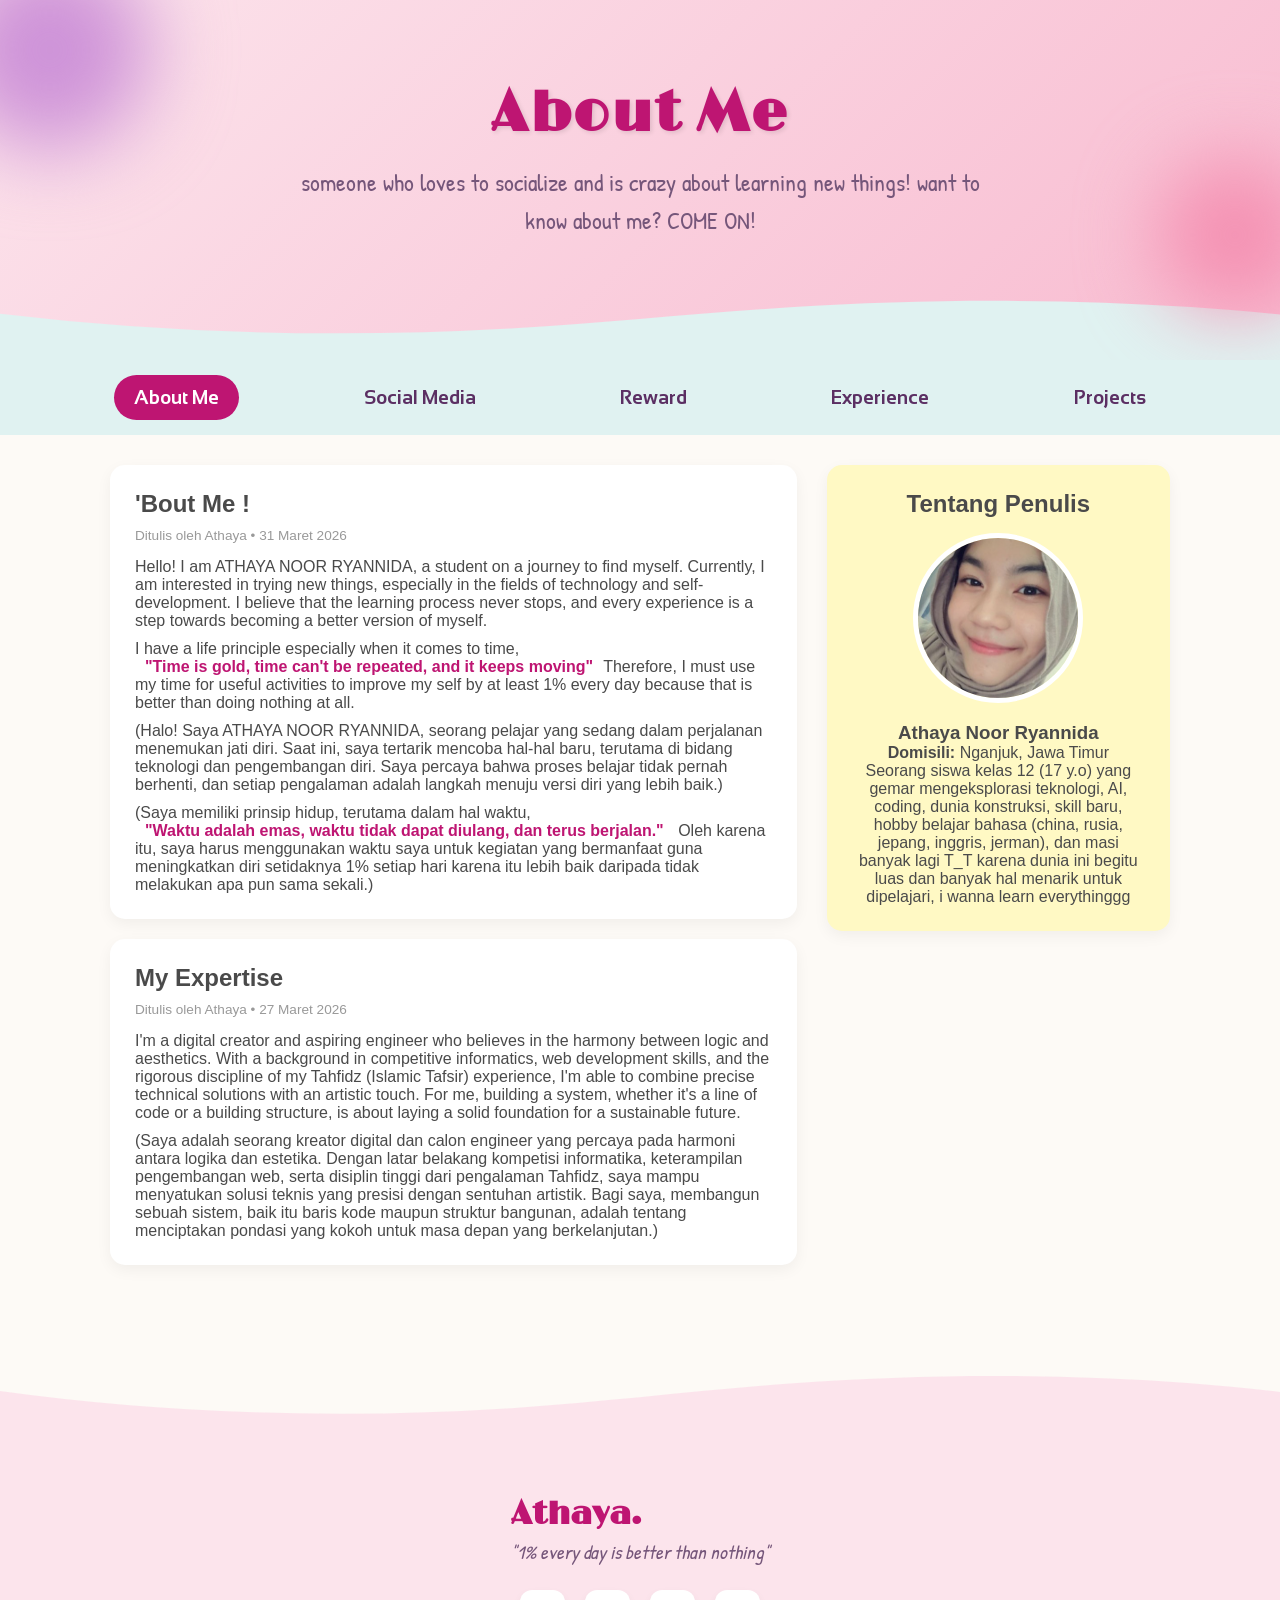
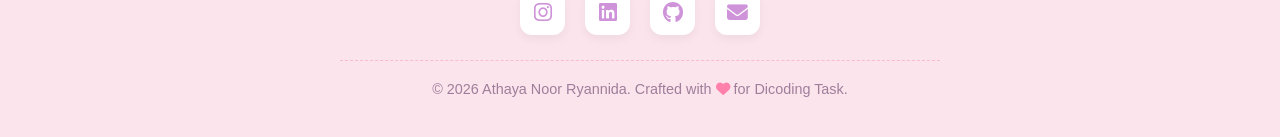
<file: index.html>
<!DOCTYPE html>
<html lang="id">
<head>
    <meta charset="UTF-8">
    <meta name="viewport" content="width=device-width, initial-scale=1.0">
    <title>About Me - Athaya Noor Ryannida</title>
    <link rel="stylesheet" href="../css/style.css">
    <link rel="preconnect" href="https://fonts.googleapis.com">
    <link rel="preconnect" href="https://fonts.gstatic.com" crossorigin>
    <link href="https://fonts.googleapis.com/css2?family=Limelight&family=Patrick+Hand&display=swap" rel="stylesheet">
    <link href="https://fonts.googleapis.com/css2?family=Gravitas+One&family=Sansation&display=swap" rel="stylesheet">
    <link rel="stylesheet" href="https://cdnjs.cloudflare.com/ajax/libs/font-awesome/6.5.1/css/all.min.css">
</head>


<body>

                                                    <!-- BAGIAN LOADING -->
    <div id="loader-wrapper">
        <div class="loader"></div>
            <p>Loading...</p>
    </div>


                                                    <!-- BAGIAN HEADERNYA -->
    <header class="creative-header">
        <div class="header-shape shape-1"></div>
        <div class="header-shape shape-2"></div>
        
        <div class="header-content">
            <h1>About Me</h1>
            <p class="header-desc">
                someone who loves to socialize and is crazy about learning new things! want to know about me? COME ON! 
            </p>
        </div>

        <div class="header-wave-bottom">
            <svg data-name="Layer 1" xmlns="http://www.w3.org/2000/svg" viewBox="0 0 1200 120" preserveAspectRatio="none">
                <path d="M985.66,92.83C906.67,72,823.78,31,743.84,14.19c-82.26-17.34-168.06-16.33-250.45.39-57.84,11.73-114,31.07-172,41.86A600.21,600.21,0,0,1,0,27.35V120H1200V95.8C1132.19,118.92,1055.71,111.31,985.66,92.83Z" class="shape-fill"></path>
            </svg>
        </div>
    </header>

                                    <!-- BAGIAN NAVIGASI BAR YANG ADA DI BAWAH HEADER -->
    <nav>
        <ul>
            <li><a href="index.html" class="active">About Me</a></li>
            <li><a href="sosmed.html">Social Media</a></li>
            <li><a href="myreward.html">Reward</a></li>
            <li><a href="myexperience.html">Experience</a></li>
            <li><a href="myprojects.html">Projects</a></li>
        </ul>
    </nav>


    <main>
        <div class="content-wrapper" id="cerita">
            <article class="card">
                <h2>'Bout Me !</h2>
                    <p class="meta-data">Ditulis oleh Athaya • 31 Maret 2026</p>
                    <p>
                        Hello! I am ATHAYA NOOR RYANNIDA, a student on a journey to find myself. Currently, I am interested in trying new things, especially in the fields of technology and self-development. I believe that the learning process never stops, and every experience is a step towards becoming a better version of myself.
                    </p>
                    <p>
                        I have a life principle especially when it comes to time, <span class="highlight">"Time is gold, time can't be repeated, and it keeps moving"</span>Therefore, I must use my time for useful activities to improve my self by at least 1% every day because that is better than doing nothing at all.
                    </p>

                    <p>
                        (Halo! Saya ATHAYA NOOR RYANNIDA, seorang pelajar yang sedang dalam perjalanan menemukan jati diri. Saat ini, saya tertarik mencoba hal-hal baru, terutama di bidang teknologi dan pengembangan diri. Saya percaya bahwa proses belajar tidak pernah berhenti, dan setiap pengalaman adalah langkah menuju versi diri yang lebih baik.)
                    </p>
                    <p>
                        (Saya memiliki prinsip hidup, terutama dalam hal waktu, <span class="highlight">"Waktu adalah emas, waktu tidak dapat diulang, dan terus berjalan."</span> Oleh karena itu, saya harus menggunakan waktu saya untuk kegiatan yang bermanfaat guna meningkatkan diri setidaknya 1% setiap hari karena itu lebih baik daripada tidak melakukan apa pun sama sekali.)
            </article>

            <article class="card">
                <h2>My Expertise</h2>
                <p class="meta-data">Ditulis oleh Athaya • 27 Maret 2026</p>
                <p>
                    I'm a digital creator and aspiring engineer who believes in the harmony between logic and aesthetics. With a background in competitive informatics, web development skills, and the rigorous discipline of my Tahfidz (Islamic Tafsir) experience, I'm able to combine precise technical solutions with an artistic touch. For me, building a system, whether it's a line of code or a building structure, is about laying a solid foundation for a sustainable future.
                </p>
                <p>
                    (Saya adalah seorang kreator digital dan calon engineer yang percaya pada harmoni antara logika dan estetika. Dengan latar belakang kompetisi informatika, keterampilan pengembangan web, serta disiplin tinggi dari pengalaman Tahfidz, saya mampu menyatukan solusi teknis yang presisi dengan sentuhan artistik. Bagi saya, membangun sebuah sistem, baik itu baris kode maupun struktur bangunan, adalah tentang menciptakan pondasi yang kokoh untuk masa depan yang berkelanjutan.)
                </p>
            </article>
        </div>

    


        <aside id="profil">
            <div class="card profile-section">
                <h2>Tentang Penulis</h2>
                <img src="../img/personal photo.png" alt="Foto profil Athaya sebagai penulis blog" class="profile-img">
                
                <h3>Athaya Noor Ryannida</h3>
                <p><strong>Domisili:</strong> Nganjuk, Jawa Timur</p>
                <p>Seorang siswa kelas 12 (17 y.o) yang gemar mengeksplorasi teknologi, AI, coding, dunia konstruksi, skill baru, hobby belajar bahasa (china, rusia, jepang, inggris, jerman), dan masi banyak lagi T_T karena dunia ini begitu luas dan banyak hal menarik untuk dipelajari, i wanna learn everythinggg
                </p>
            </div>
        </aside>
    </main>



                                                    <!-- BAGIAN FOOTER -->
    <footer class="creative-footer">
        <div class="footer-wave">
            <svg data-name="Layer 1" xmlns="http://www.w3.org/2000/svg" viewBox="0 0 1200 120" preserveAspectRatio="none">
                <path d="M321.39,56.44c58-10.79,114.16-30.13,172-41.86,82.39-16.72,168.19-17.73,250.45-.39C823.78,31,906.67,72,985.66,92.83c70.05,18.48,146.53,26.09,214.34,3V0H0V27.35A600.21,600.21,0,0,0,321.39,56.44Z" class="shape-fill"></path>
            </svg>
        </div>
    
        <div class="footer-content">
            <div class="footer-brand">
                <h2 class="footer-logo">Athaya.</h2>
                <p class="footer-quote">"1% every day is better than nothing"</p>
            </div>

            <div class="footer-social">
                <a href="#" class="social-icon"><i class="fa-brands fa-instagram"></i></a>
                <a href="#" class="social-icon"><i class="fa-brands fa-linkedin"></i></a>
                <a href="#" class="social-icon"><i class="fa-brands fa-github"></i></a>
                <a href="#" class="social-icon"><i class="fa-solid fa-envelope"></i></a>
            </div>

            <div class="footer-bottom">
                <p>&copy; 2026 Athaya Noor Ryannida. Crafted with <i class="fa-solid fa-heart" style="color: #ff80ab;"></i> for Dicoding Task.</p>
            </div>
        </div>
    </footer>

    <script src="../javascript/boutme.js"></script>

</body>
</html>
</file>
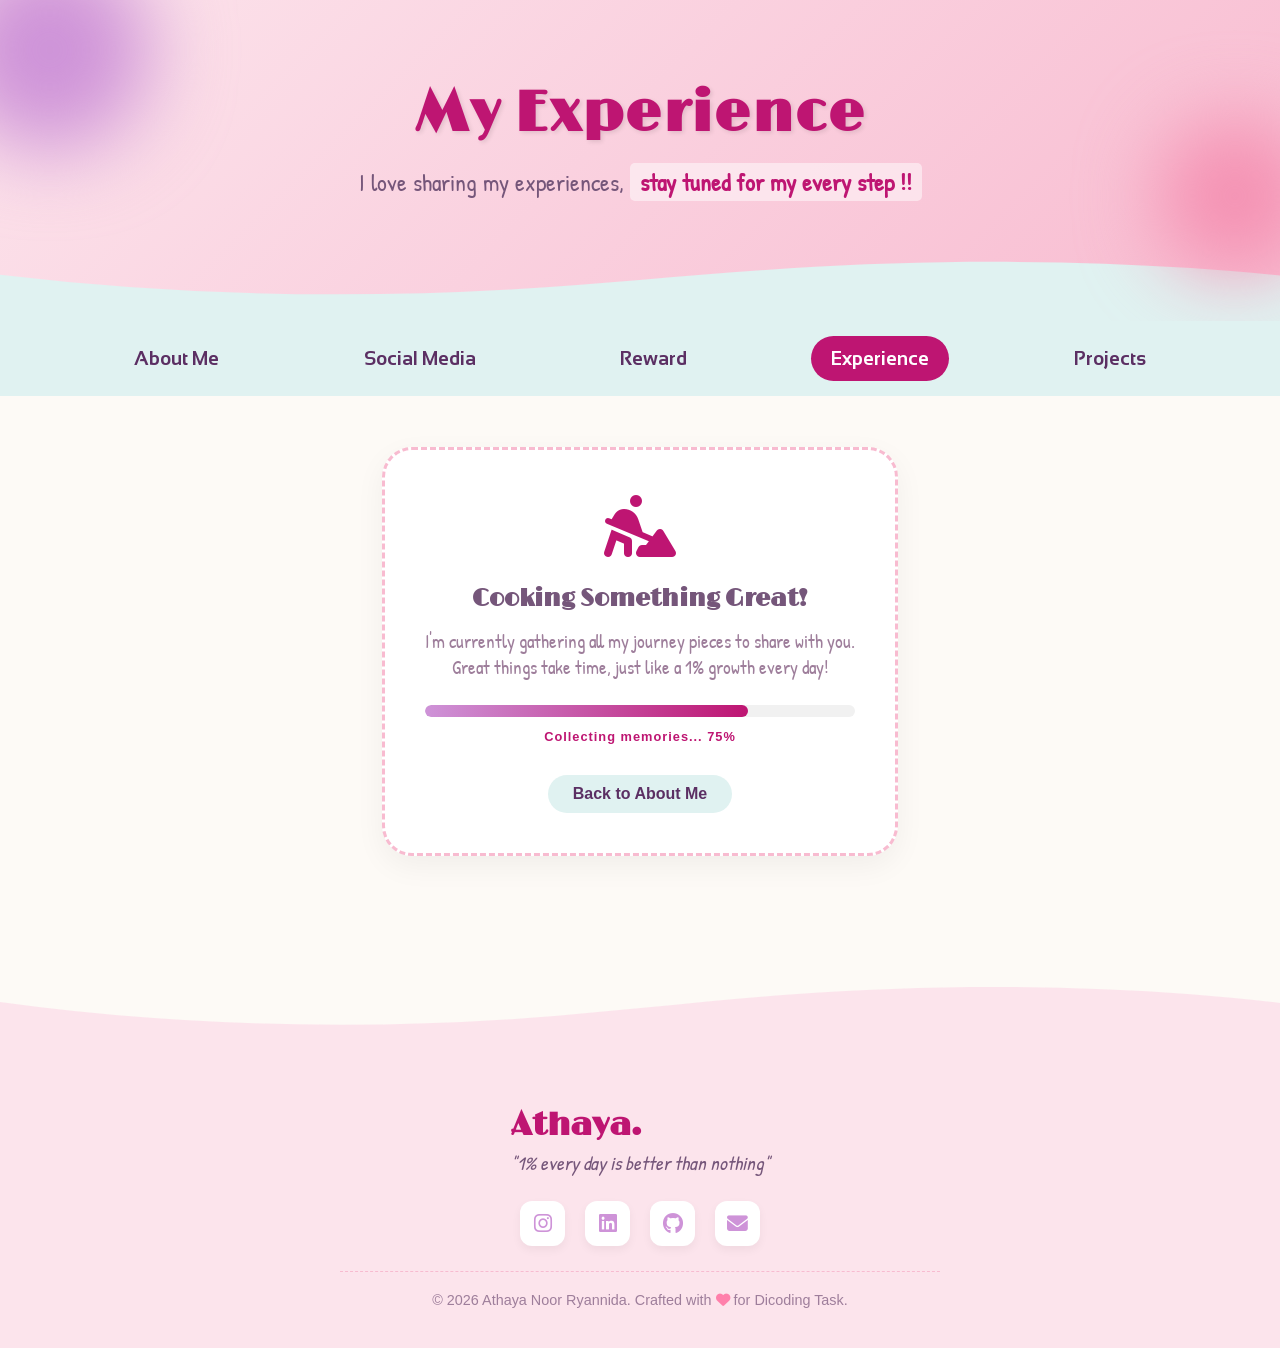
<file: myexperience.html>
<!DOCTYPE html>
<html lang="en">
<head>
    <meta charset="UTF-8">
    <meta name="viewport" content="width=device-width, initial-scale=1.0">
    <title>Experience - Athaya Noor Ryannida</title>
    <link rel="stylesheet" href="../css/myexperience.css">
    <link rel="preconnect" href="https://fonts.googleapis.com">
    <link rel="preconnect" href="https://fonts.gstatic.com" crossorigin>
    <link href="https://fonts.googleapis.com/css2?family=Limelight&family=Patrick+Hand&display=swap" rel="stylesheet">
    <link href="https://fonts.googleapis.com/css2?family=Gravitas+One&family=Sansation&display=swap" rel="stylesheet">
    <link rel="stylesheet" href="https://cdnjs.cloudflare.com/ajax/libs/font-awesome/6.5.1/css/all.min.css">
</head>

<body>

                                                    <!-- BAGIAN LOADING -->
    <div id="loader-wrapper">
        <div class="loader"></div>
            <p>Loading...</p>
    </div>


                                                    <!-- BAGIAN HEADERNYA -->
    <header class="creative-header">
        <div class="header-shape shape-1"></div>
        <div class="header-shape shape-2"></div>
        
        <div class="header-content">
            <h1>My Experience</h1>
            <p class="header-desc">
                I love sharing my experiences, 
                <span class="highlight">stay tuned for my every step !!</span>
            </p>
        </div>

        <div class="header-wave-bottom">
            <svg data-name="Layer 1" xmlns="http://www.w3.org/2000/svg" viewBox="0 0 1200 120" preserveAspectRatio="none">
                <path d="M985.66,92.83C906.67,72,823.78,31,743.84,14.19c-82.26-17.34-168.06-16.33-250.45.39-57.84,11.73-114,31.07-172,41.86A600.21,600.21,0,0,1,0,27.35V120H1200V95.8C1132.19,118.92,1055.71,111.31,985.66,92.83Z" class="shape-fill"></path>
            </svg>
        </div>
    </header>




                                    <!-- BAGIAN NAVIGASI BAR YANG ADA DI BAWAH HEADER -->
    <nav>
        <ul>
            <li><a href="index.html">About Me</a></li>
            <li><a href="sosmed.html">Social Media</a></li>
            <li><a href="myreward.html">Reward</a></li>
            <li><a href="myexperience.html" class="active">Experience</a></li>
            <li><a href="myprojects.html">Projects</a></li>
        </ul>
    </nav>



    <main class="experience-placeholder">
        <div class="coming-soon-wrapper">
            <div class="construction-icon">
                <i class="fa-solid fa-person-digging"></i>
            </div>
            <h2>Cooking Something Great!</h2>
            <p>I'm currently gathering all my journey pieces to share with you. <br>
            Great things take time, just like a 1% growth every day!</p>
            
            <div class="progress-container">
                <div class="progress-bar"></div>
            </div>
            <span class="loading-text">Collecting memories... 75%</span>
            
            <div class="back-home">
                <a href="index.html" class="btn-back">Back to About Me</a>
            </div>
        </div>
    </main>



                                                            <!-- BAGIAN FOOTER -->
    <footer class="creative-footer">
        <div class="footer-wave">
            <svg data-name="Layer 1" xmlns="http://www.w3.org/2000/svg" viewBox="0 0 1200 120" preserveAspectRatio="none">
                <path d="M321.39,56.44c58-10.79,114.16-30.13,172-41.86,82.39-16.72,168.19-17.73,250.45-.39C823.78,31,906.67,72,985.66,92.83c70.05,18.48,146.53,26.09,214.34,3V0H0V27.35A600.21,600.21,0,0,0,321.39,56.44Z" class="shape-fill"></path>
            </svg>
        </div>
    
        <div class="footer-content">
            <div class="footer-brand">
                <h2 class="footer-logo">Athaya.</h2>
                <p class="footer-quote">"1% every day is better than nothing"</p>
            </div>

            <div class="footer-social">
                <a href="#" class="social-icon"><i class="fa-brands fa-instagram"></i></a>
                <a href="#" class="social-icon"><i class="fa-brands fa-linkedin"></i></a>
                <a href="#" class="social-icon"><i class="fa-brands fa-github"></i></a>
                <a href="#" class="social-icon"><i class="fa-solid fa-envelope"></i></a>
            </div>

            <div class="footer-bottom">
                <p>&copy; 2026 Athaya Noor Ryannida. Crafted with <i class="fa-solid fa-heart" style="color: #ff80ab;"></i> for Dicoding Task.</p>
            </div>
        </div>
    </footer>

    <script src="../javascript/myexperience.js"></script>
    
</body>


</html>
</file>
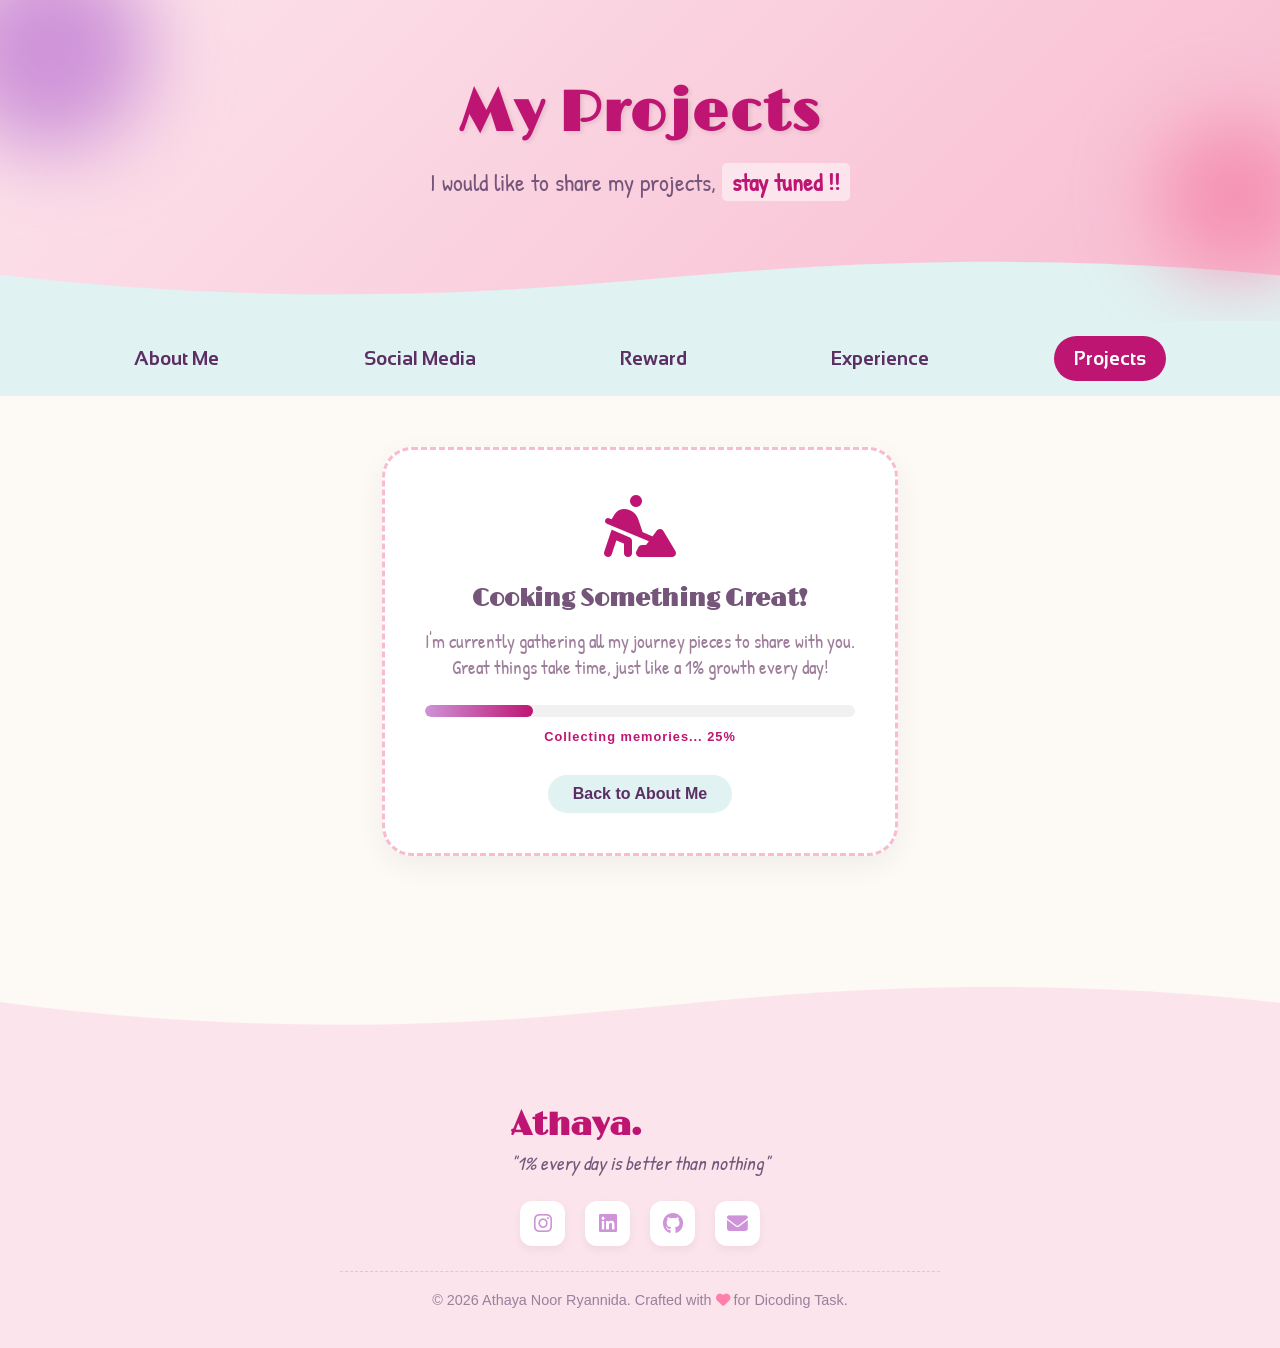
<file: myprojects.html>
<!DOCTYPE html>
<html lang="en">
<head>
    <meta charset="UTF-8">
    <meta name="viewport" content="width=device-width, initial-scale=1.0">
    <title>My Projects - Athaya Noor Ryannida</title>
    <link rel="stylesheet" href="../css/myprojects.css">
    <link rel="preconnect" href="https://fonts.googleapis.com">
    <link rel="preconnect" href="https://fonts.gstatic.com" crossorigin>
    <link href="https://fonts.googleapis.com/css2?family=Limelight&family=Patrick+Hand&display=swap" rel="stylesheet">
    <link href="https://fonts.googleapis.com/css2?family=Gravitas+One&family=Sansation&display=swap" rel="stylesheet">
    <link rel="stylesheet" href="https://cdnjs.cloudflare.com/ajax/libs/font-awesome/6.5.1/css/all.min.css">
</head>

<body>

                                                    <!-- BAGIAN LOADING -->
    <div id="loader-wrapper">
        <div class="loader"></div>
            <p>Loading...</p>
    </div>


                                                    <!-- BAGIAN HEADERNYA -->
    <header class="creative-header">
        <div class="header-shape shape-1"></div>
        <div class="header-shape shape-2"></div>
        
        <div class="header-content">
            <h1>My Projects</h1>
            <p class="header-desc">
                I would like to share my projects, 
                <span class="highlight">stay tuned !!</span>
            </p>
        </div>

        <div class="header-wave-bottom">
            <svg data-name="Layer 1" xmlns="http://www.w3.org/2000/svg" viewBox="0 0 1200 120" preserveAspectRatio="none">
                <path d="M985.66,92.83C906.67,72,823.78,31,743.84,14.19c-82.26-17.34-168.06-16.33-250.45.39-57.84,11.73-114,31.07-172,41.86A600.21,600.21,0,0,1,0,27.35V120H1200V95.8C1132.19,118.92,1055.71,111.31,985.66,92.83Z" class="shape-fill"></path>
            </svg>
        </div>
    </header>




                                    <!-- BAGIAN NAVIGASI BAR YANG ADA DI BAWAH HEADER -->
    <nav>
        <ul>
            <li><a href="index.html">About Me</a></li>
            <li><a href="sosmed.html">Social Media</a></li>
            <li><a href="myreward.html">Reward</a></li>
            <li><a href="myexperience.html">Experience</a></li>
            <li><a href="myprojects.html" class="active" >Projects</a></li>
        </ul>
    </nav>



    <main class="experience-placeholder">
        <div class="coming-soon-wrapper">
            <div class="construction-icon">
                <i class="fa-solid fa-person-digging"></i>
            </div>
            <h2>Cooking Something Great!</h2>
            <p>I'm currently gathering all my journey pieces to share with you. <br>
            Great things take time, just like a 1% growth every day!</p>
            
            <div class="progress-container">
                <div class="progress-bar"></div>
            </div>
            <span class="loading-text">Collecting memories... 25%</span>
            
            <div class="back-home">
                <a href="index.html" class="btn-back">Back to About Me</a>
            </div>
        </div>
    </main>



                                                     <!-- BAGIAN FOOTER -->
    <footer class="creative-footer">
        <div class="footer-wave">
            <svg data-name="Layer 1" xmlns="http://www.w3.org/2000/svg" viewBox="0 0 1200 120" preserveAspectRatio="none">
                <path d="M321.39,56.44c58-10.79,114.16-30.13,172-41.86,82.39-16.72,168.19-17.73,250.45-.39C823.78,31,906.67,72,985.66,92.83c70.05,18.48,146.53,26.09,214.34,3V0H0V27.35A600.21,600.21,0,0,0,321.39,56.44Z" class="shape-fill"></path>
            </svg>
        </div>
    
        <div class="footer-content">
            <div class="footer-brand">
                <h2 class="footer-logo">Athaya.</h2>
                <p class="footer-quote">"1% every day is better than nothing"</p>
            </div>

            <div class="footer-social">
                <a href="#" class="social-icon"><i class="fa-brands fa-instagram"></i></a>
                <a href="#" class="social-icon"><i class="fa-brands fa-linkedin"></i></a>
                <a href="#" class="social-icon"><i class="fa-brands fa-github"></i></a>
                <a href="#" class="social-icon"><i class="fa-solid fa-envelope"></i></a>
            </div>

            <div class="footer-bottom">
                <p>&copy; 2026 Athaya Noor Ryannida. Crafted with <i class="fa-solid fa-heart" style="color: #ff80ab;"></i> for Dicoding Task.</p>
            </div>
        </div>
    </footer>

    <script src="../javascript/myprojects.js"></script>
    
</body>


</html>
</file>
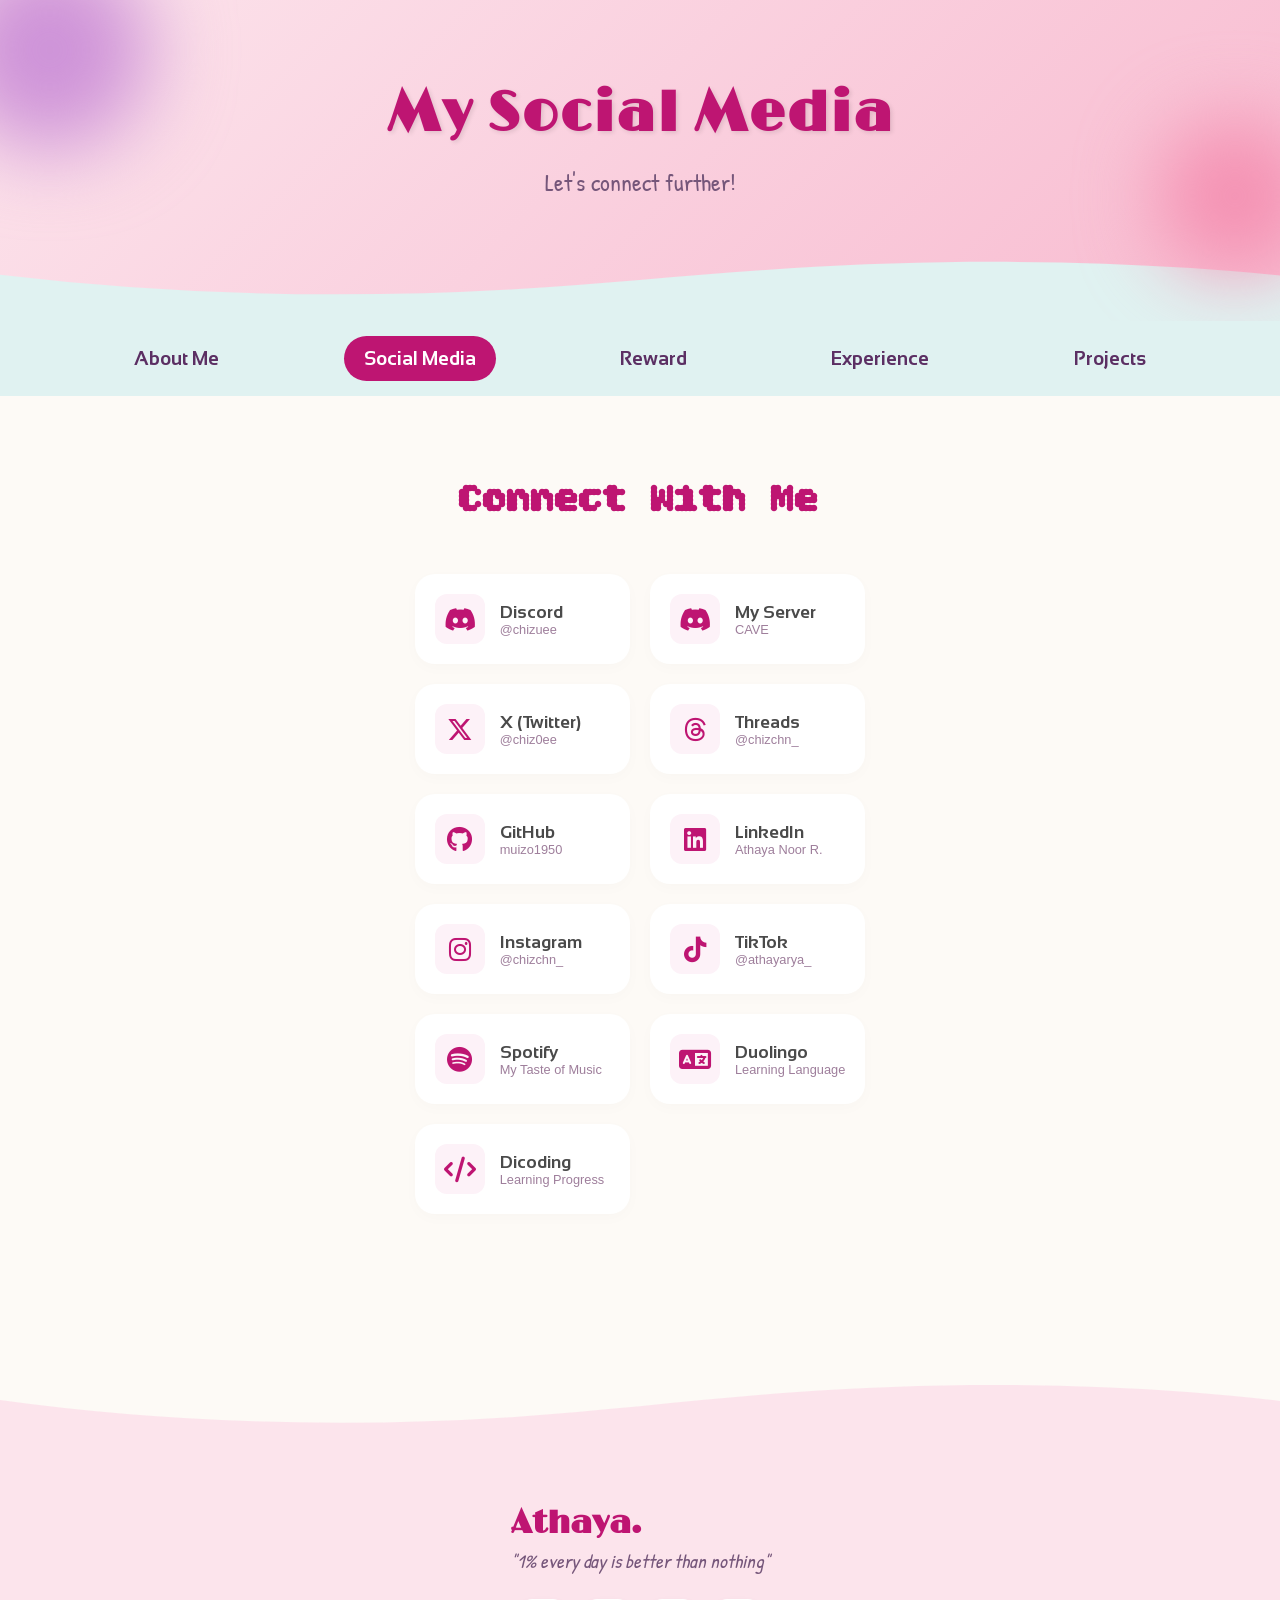
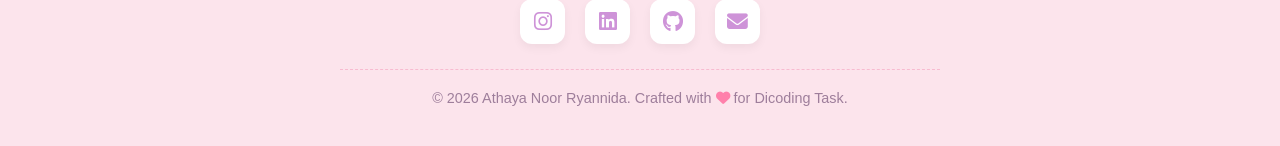
<file: sosmed.html>
<!DOCTYPE html>
<html lang="id">
<head>
    <meta charset="UTF-8">
    <meta name="viewport" content="width=device-width, initial-scale=1.0">
    <title>Social Media - Athaya Noor Ryannida</title>
    <link rel="stylesheet" href="../css/sosmed.css"> 
    <link rel="preconnect" href="https://fonts.googleapis.com">
    <link rel="preconnect" href="https://fonts.gstatic.com" crossorigin>
    <link href="https://fonts.googleapis.com/css2?family=Limelight&family=Patrick+Hand&display=swap" rel="stylesheet">
    <link href="https://fonts.googleapis.com/css2?family=Gravitas+One&family=Sansation&display=swap" rel="stylesheet">
    <link rel="stylesheet" href="https://cdnjs.cloudflare.com/ajax/libs/font-awesome/6.5.1/css/all.min.css">
    <link href="https://fonts.googleapis.com/css2?family=Bitcount+Grid+Double:wght@100..900&display=swap" rel="stylesheet">
</head>


<body>

                                                    <!-- BAGIAN LOADING -->
    <div id="loader-wrapper">
        <div class="loader"></div>
            <p>Loading...</p>
    </div>


                                                    <!-- BAGIAN HEADERNYA -->
    <header class="creative-header">
        <div class="header-shape shape-1"></div>
        <div class="header-shape shape-2"></div>
        
        <div class="header-content">
            <h1>My Social Media</h1>
            <p class="header-desc">Let's connect further!</p>
        </div>

        <div class="header-wave-bottom">
            <svg data-name="Layer 1" xmlns="http://www.w3.org/2000/svg" viewBox="0 0 1200 120" preserveAspectRatio="none">
                <path d="M985.66,92.83C906.67,72,823.78,31,743.84,14.19c-82.26-17.34-168.06-16.33-250.45.39-57.84,11.73-114,31.07-172,41.86A600.21,600.21,0,0,1,0,27.35V120H1200V95.8C1132.19,118.92,1055.71,111.31,985.66,92.83Z" class="shape-fill"></path>
            </svg>
        </div>
    </header>




                                    <!-- BAGIAN NAVIGASI BAR YANG ADA DI BAWAH HEADER -->
    <nav>
        <ul>
            <li><a href="index.html">About Me</a></li>
            <li><a href="sosmed.html" class="active">Social Media</a></li>
            <li><a href="myreward.html">Reward</a></li>
            <li><a href="myexperience.html">Experience</a></li>
            <li><a href="myprojects.html">Projects</a></li>
    </nav>



    <main>
        <article class="sosmed-container">
            <h2 class=".bitcount-grid-double">Connect With Me</h2>
            <div class="social-grid">

            
                <!-- discord -->
                <a href="https://discord.com/users/886779949518827541" class="sosmed-item card-discord" target="_blank">
                    <div class="icon-box"><i class="fa-brands fa-discord"></i></div>
                    <div class="text-box">
                        <span>Discord</span>
                        <small>@chizuee</small>
                    </div>
                </a>
                
                <a href="https://discord.gg/7qugDDXmbP" class="sosmed-item card-discord" target="_blank">
                    <div class="icon-box"><i class="fa-brands fa-discord"></i></div>
                    <div class="text-box">
                        <span>My Server</span>
                        <small>CAVE</small>
                    </div>
                </a>

                <!-- TWITTER -->
                <a href="https://twitter.com/chiz0ee" class="sosmed-item card-x" target="_blank">
                    <div class="icon-box"><i class="fa-brands fa-x-twitter"></i></div>
                    <div class="text-box">
                        <span>X (Twitter)</span>
                        <small>@chiz0ee</small>
                    </div>
                </a>

                <!-- THREADS -->
                <a href="https://www.threads.com/@chizchn_" class="sosmed-item card-threads" target="_blank">
                    <div class="icon-box"><i class="fa-brands fa-threads"></i></div>
                    <div class="text-box">
                        <span>Threads</span>
                        <small>@chizchn_</small>
                    </div>
                </a>

                <!-- GITHUB -->
                <a href="https://github.com/muizo1950" class="sosmed-item card-github" target="_blank">
                    <div class="icon-box"><i class="fa-brands fa-github"></i></div>
                    <div class="text-box">
                        <span>GitHub</span>
                        <small>muizo1950</small>
                    </div>
                </a>

                <!-- LINKEDIN -->
                <a href="https://www.linkedin.com/in/athaya-noor-ryannida-312782243/" class="sosmed-item card-linkedin" target="_blank">
                    <div class="icon-box"><i class="fa-brands fa-linkedin"></i></div>
                    <div class="text-box">
                        <span>LinkedIn</span>
                        <small>Athaya Noor R.</small>
                    </div>
                </a>

                <!-- INSTAGRAM -->
                <a href="https://www.instagram.com/chizchn_/" class="sosmed-item card-insta" target="_blank">
                    <div class="icon-box"><i class="fa-brands fa-instagram"></i></div>
                    <div class="text-box">
                        <span>Instagram</span>
                        <small>@chizchn_</small>
                    </div>
                </a>

                <!-- TIKTOK -->
                <a href="https://www.tiktok.com/@athayarya_" class="sosmed-item card-tiktok" target="_blank">
                    <div class="icon-box"><i class="fa-brands fa-tiktok"></i></div>
                    <div class="text-box">
                        <span>TikTok</span>
                        <small>@athayarya_</small>
                    </div>
                </a>

                <!-- SPOTIFY -->
                <a href="https://open.spotify.com/user/31mafnclaew4p7ar4uxefhrm3rzi?si=c1afe0c2f3cb453a&nd=1&dlsi=c8fd72ec2b054b52" class="sosmed-item card-spotify" target="_blank">
                    <div class="icon-box"><i class="fa-brands fa-spotify"></i></div>
                    <div class="text-box">
                        <span>Spotify</span>
                        <small>My Taste of Music</small>
                    </div>
                </a>

                <!-- DUOLINGO -->
                <a href="https://www.duolingo.com/profile/chizuee" class="sosmed-item card-duo" target="_blank">
                    <div class="icon-box"><i class="fa-solid fa-language"></i></div>
                    <div class="text-box">
                        <span>Duolingo</span>
                        <small>Learning Language</small>
                    </div>
                </a>

                <!-- DICODING -->
                <a href="https://www.dicoding.com/users/athaya_noor_ryannida/academies" class="sosmed-item card-dicoding" target="_blank">
                    <div class="icon-box"><i class="fa-solid fa-code"></i></div>
                    <div class="text-box">
                        <span>Dicoding</span>
                        <small>Learning Progress</small>
                    </div>
                </a>
            </div>
        </article>
    </main>

    
    <!-- BAGIAN FOOTER -->
    <footer class="creative-footer">
        <div class="footer-wave">
            <svg data-name="Layer 1" xmlns="http://www.w3.org/2000/svg" viewBox="0 0 1200 120" preserveAspectRatio="none">
                <path d="M321.39,56.44c58-10.79,114.16-30.13,172-41.86,82.39-16.72,168.19-17.73,250.45-.39C823.78,31,906.67,72,985.66,92.83c70.05,18.48,146.53,26.09,214.34,3V0H0V27.35A600.21,600.21,0,0,0,321.39,56.44Z" class="shape-fill"></path>
            </svg>
        </div>
    
        <div class="footer-content">
            <div class="footer-brand">
                <h2 class="footer-logo">Athaya.</h2>
                <p class="footer-quote">"1% every day is better than nothing"</p>
            </div>

            <div class="footer-social">
                <a href="#" class="social-icon"><i class="fa-brands fa-instagram"></i></a>
                <a href="#" class="social-icon"><i class="fa-brands fa-linkedin"></i></a>
                <a href="#" class="social-icon"><i class="fa-brands fa-github"></i></a>
                <a href="#" class="social-icon"><i class="fa-solid fa-envelope"></i></a>
            </div>

            <div class="footer-bottom">
                <p>&copy; 2026 Athaya Noor Ryannida. Crafted with <i class="fa-solid fa-heart" style="color: #ff80ab;"></i> for Dicoding Task.</p>
            </div>
        </div>
    </footer>
    
    <script src="../javascript/sosmed.js"></script>

</body>
</html>
</file>
<file: css/style.css>
/* General Reset */
* {
    margin: 0;
    padding: 0;
    box-sizing: border-box;
}




                            /* Bagian loader setiap berpindah halaman*/
#loader-wrapper {
    position: fixed;
    top: 0;
    left: 0;
    width: 100%;
    height: 100%;
    background-color: #ffffff;
    display: flex;
    flex-direction: column;
    justify-content: center;
    align-items: center;
    z-index: 9999; 
    transition: opacity 0.5s ease, visibility 0.5s ease;
}

/* animasi lingkaran berputar */
.loader {
    width: 50px;
    height: 50px;
    border: 5px solid #f3f3f3;
    border-top: 5px solid #ffc1e3;
    border-radius: 50%;
    animation: spin 1s linear infinite;
    margin-bottom: 10px;
}

@keyframes spin {
    0% { transform: rotate(0deg); }
    100% { transform: rotate(360deg); }
}

/* class untuk menyembunyikan loader */
.loader-hidden {
    opacity: 0;
    visibility: hidden;
}

body {
    font-family: 'Segoe UI', Tahoma, sans-serif;
    background-color: #fdfaf6;
    color: #4a4a4a;
    display: flex;
    flex-direction: column;
    min-height: 100vh;
}







                                                /* BAGIAN WAVE HEADER  */
.creative-header {
    position: relative;
    background: linear-gradient(135deg, #fce4ec 0%, #f8bbd0 100%);
    padding: 80px 20px 120px; /* padding bawah lebih besar untuk ruang wave */
    text-align: center;
    overflow: hidden;
    border-bottom: none; 
}

.header-content {
    position: relative;
    z-index: 5;
}

.creative-header h1 {
    font-family: "Limelight", sans-serif;
    font-size: 3.5rem;
    color: #be1572;
    text-shadow: 2px 2px 4px rgba(0,0,0,0.1);
    margin-bottom: 15px;
    letter-spacing: 2px;
}

.header-desc {
    max-width: 700px;
    margin: 0 auto;
    font-family: 'Patrick Hand', cursive;
    font-size: 1.5rem;
    color: #75567a;
    line-height: 1.6;
}

.highlight {
    display: inline-block;
    background: rgba(255, 255, 255, 0.5);
    padding: 0 10px;
    border-radius: 5px;
    color: #be1572;
    font-weight: bold;
}


/* deekorasi bola abstrak */
.header-shape {
    position: absolute;
    background: rgba(255, 255, 255, 0.3);
    border-radius: 50%;
    filter: blur(40px);
    z-index: 1;
}

.shape-1 {
    width: 200px;
    height: 200px;
    top: -50px;
    left: -50px;
    background: #ce93d8;
}

.shape-2 {
    width: 150px;
    height: 150px;
    bottom: 50px;
    right: -30px;
    background: #f48fb1;
}

/* wave header (terbalik dari footer) */
.header-wave-bottom {
    position: absolute;
    bottom: 0;
    left: 0;
    width: 100%;
    overflow: hidden;
    line-height: 0;
}

.header-wave-bottom svg {
    position: relative;
    display: block;
    width: calc(150% + 1.3px);
    height: 60px;
}

.header-wave-bottom .shape-fill {
    fill: #e0f2f1;
}







                                        /* Bagian Navigasi- Floating Glassmorphism */
nav {
    background-color: #e0f2f1; 
    position: sticky;
    top: 10;
    z-index: 10;
}

nav ul {
    list-style: none;
    display: flex;
    justify-content: space-evenly;
    align-items: center;
    padding: 15px 10px;
}

nav ul li {
    position: relative;
}

nav a {
    display: block;
    padding: 12px 20px;
    text-decoration: none;
    color: #5b2f63;
    font-family: "Sansation", sans-serif;
    font-weight: 700;
    font-size: 1.2rem;
    transition: all 0.3s ease;
    border-radius: 30px;
}

/* efek hover tulisan */
nav a:hover {
    color: #be1572;
    transform: translateY(-2px);
}


/* indikator garis bawah animasi */
nav a::after {
    content: '';
    position: absolute;
    width: 0;
    height: 3px;
    bottom: 5px;
    left: 50%;
    background: #be1572;
    transition: all 0.3s ease;
    transform: translateX(-50%);
    border-radius: 2px;
}

nav a:hover::after {
    width: 60px; /* garis muncul saat di-hover */
}

/* Link Aktif (halaman saat ini) */
nav a.active {
    background: #be1572;
    color: white;
}

nav a.active::after {
    display: none;
}





/* layout utama dengan flexbox */
main {
    flex: 1;
    display: flex;
    max-width: 1100px;
    margin: 30px auto;
    padding: 0 20px;
    gap: 30px;
}

.content-wrapper {
    flex: 2; 
    display: flex;
    flex-direction: column;
    gap: 20px;
}

.content-wrapper p {
    margin-top: 10px;
}

aside {
    flex: 1; 
}

/* Card UI */
.card {
    background: white;
    padding: 25px;
    border-radius: 15px;
    box-shadow: 0 5px 15px rgba(0,0,0,0.05);
}

.profile-section {
    text-align: center;
    background-color: #fff9c4; 
}

.profile-img {
    width: 170px;
    height: 170px;
    border-radius: 50%;
    margin: 15px 0;
    border: 5px solid white;
    object-fit: cover;
}

.meta-data {
    font-size: 0.85em;
    color: #999;
    margin-bottom: 15px;
}







                                /* --- Media Query untuk Responsivitas di HP --- */
@media screen and (max-width: 468px) {
    main {
        flex-direction: column; /* stack konten secara vertikal di HP */
    }

    nav {
        width: 95%;
        top: 10px;
    }
    
    nav ul {
        flex-direction: row; /* agar tetap horizontal di HP dan ringkas */
        justify-content: space-around;
        padding: 5px;
    }

    nav a {
        padding: 10px 12px;
        font-size: 0.8rem;
    }
    
    nav a:hover::after {
        width: 15px;
    }

     .footer-wave svg {
        height: 40px;
    }


    .creative-header h1 {
        font-size: 2.2rem;
    }
    .creative-header {
        padding: 60px 15px 100px;
    }

}




                                        /* BAGIAN Footer Styling */
.creative-footer {
    position: relative;
    background: #fce4ec; 
    padding-top: 100px;
    margin-top: 80px;
    width: 100%;
}

.footer-wave {
    position: absolute;
    top: 0;
    left: 0;
    width: 100%;
    overflow: hidden;
    line-height: 0;
}

.footer-wave svg {
    position: relative;
    display: block;
    width: calc(150% + 1.3px);
    height: 70px;
}

.footer-wave .shape-fill {
    fill: #fdfaf6; 
}

.footer-content {
    display: flex;
    flex-direction: column;
    align-items: center;
    padding: 20px 20px 40px;
    gap: 25px;
}

.footer-logo {
    font-family: "Limelight", sans-serif;
    font-size: 2rem;
    color: #be1572;
    margin-bottom: 5px;
}

.footer-quote {
    font-family: "Patrick Hand", cursive;
    font-size: 1.2rem;
    color: #75567a;
    font-style: italic;
}

.footer-social {
    display: flex;
    gap: 20px;
}

.social-icon {
    width: 45px;
    height: 45px;
    background: white;
    display: flex;
    justify-content: center;
    align-items: center;
    border-radius: 12px;
    color: #ce93d8;
    text-decoration: none;
    font-size: 1.3rem;
    transition: all 0.3s cubic-bezier(0.175, 0.885, 0.32, 1.275);
    box-shadow: 0 4px 10px rgba(0,0,0,0.05);
}

.social-icon:hover {
    background: #be1572;
    color: white;
    transform: translateY(-10px) rotate(8deg);
    box-shadow: 0 10px 20px rgba(190, 21, 114, 0.2);
}

.footer-bottom {
    border-top: 1px dashed #f8bbd0;
    padding-top: 20px;
    width: 100%;
    max-width: 600px;
    text-align: center;
    font-size: 0.9rem;
    color: #9e7e9b;
}
</file>
<file: css/myexperience.css>
.bitcount-grid-double {
  font-family: "Bitcount Grid Double", system-ui;
  font-optical-sizing: auto;
  font-weight: weight;
  font-style: normal;
  font-variation-settings:
    "slnt" 0,
    "CRSV" 0.5,
    "ELSH" 0,
    "ELXP" 0;
}

/* General Reset */
* {
    margin: 0;
    padding: 0;
    box-sizing: border-box;
}



  
                                    /* Bagian loader setiap berpindah halaman*/
#loader-wrapper {
    position: fixed;
    top: 0;
    left: 0;
    width: 100%;
    height: 100%;
    background-color: #ffffff; 
    display: flex;
    flex-direction: column;
    justify-content: center;
    align-items: center;
    z-index: 9999; 
    transition: opacity 0.5s ease, visibility 0.5s ease;
}

/* Aaimasi lingkaran berputar */
.loader {
    width: 50px;
    height: 50px;
    border: 5px solid #f3f3f3;
    border-top: 5px solid #ffc1e3; 
    border-radius: 50%;
    animation: spin 1s linear infinite;
    margin-bottom: 10px;
}

@keyframes spin {
    0% { transform: rotate(0deg); }
    100% { transform: rotate(360deg); }
}

/* class untuk menyembunyikan loader */
.loader-hidden {
    opacity: 0;
    visibility: hidden;
}


body {
    font-family: 'Segoe UI', Tahoma, sans-serif;
    background-color: #fdfaf6;
    color: #4a4a4a;
    display: flex;
    flex-direction: column;
    min-height: 100vh;
}










                                                /* BAGIAN WAVE HEADER  */
.creative-header {
    position: relative;
    background: linear-gradient(135deg, #fce4ec 0%, #f8bbd0 100%);
    padding: 80px 20px 120px; /* padding bawah lebih besar untuk ruang wave */
    text-align: center;
    overflow: hidden;
    border-bottom: none; 
}

.header-content {
    position: relative;
    z-index: 5;
}

.creative-header h1 {
    font-family: "Limelight", sans-serif;
    font-size: 3.5rem;
    color: #be1572;
    text-shadow: 2px 2px 4px rgba(0,0,0,0.1);
    margin-bottom: 15px;
    letter-spacing: 2px;
}

.header-desc {
    max-width: 700px;
    margin: 0 auto;
    font-family: 'Patrick Hand', cursive;
    font-size: 1.5rem;
    color: #75567a;
    line-height: 1.6;
}

.highlight {
    display: inline-block;
    background: rgba(255, 255, 255, 0.5);
    padding: 0 10px;
    border-radius: 5px;
    color: #be1572;
    font-weight: bold;
}

/* Dekorasi Bola Abstrak */
.header-shape {
    position: absolute;
    background: rgba(255, 255, 255, 0.3);
    border-radius: 50%;
    filter: blur(40px);
    z-index: 1;
}

.shape-1 {
    width: 200px;
    height: 200px;
    top: -50px;
    left: -50px;
    background: #ce93d8;
}

.shape-2 {
    width: 150px;
    height: 150px;
    bottom: 50px;
    right: -30px;
    background: #f48fb1;
}

/* wave header (terbalik dari footer) */
.header-wave-bottom {
    position: absolute;
    bottom: 0;
    left: 0;
    width: 100%;
    overflow: hidden;
    line-height: 0;
}

.header-wave-bottom svg {
    position: relative;
    display: block;
    width: calc(150% + 1.3px);
    height: 60px;
}

.header-wave-bottom .shape-fill {
    fill: #e0f2f1; /* menyesuaikan dengan warna nav bg */
}












                                        /* Bagian Navigasi- Floating Glassmorphism */
nav {
    background-color: #e0f2f1; 
    position: sticky;
    top: 10;
    z-index: 10;
}

nav ul {
    list-style: none;
    display: flex;
    justify-content: space-evenly;
    align-items: center;
    padding: 15px 10px;
}

nav ul li {
    position: relative;
}

nav a {
    display: block;
    padding: 12px 20px;
    text-decoration: none;
    color: #5b2f63;
    font-family: "Sansation", sans-serif;
    font-weight: 700;
    font-size: 1.2rem;
    transition: all 0.3s ease;
    border-radius: 30px;
}

/* efek hover tulisan */
nav a:hover {
    color: #be1572;
    transform: translateY(-2px);
}


/* indikator garis bawah animasi */
nav a::after {
    content: '';
    position: absolute;
    width: 0;
    height: 3px;
    bottom: 5px;
    left: 50%;
    background: #be1572;
    transition: all 0.3s ease;
    transform: translateX(-50%);
    border-radius: 2px;
}

nav a:hover::after {
    width: 60px; /* garis muncul saat di-hover */
}


nav a.active {
    background: #be1572;
    color: white;
}

nav a.active::after {
    display: none;
}







/* layout utama dengan Flexbox */
main {
    flex: 1;
    display: flex;
    max-width: 1100px;
    margin: 30px auto;
    padding: 0 20px;
    gap: 30px;
}


/* styling utk halaman experience kosong */
.experience-placeholder {
    display: flex;
    justify-content: center;
    align-items: center;
    min-height: 50vh;
    text-align: center;
}

.coming-soon-wrapper {
    background: white;
    padding: 40px;
    border-radius: 30px;
    border: 3px dashed #f8bbd0;
    max-width: 600px;
    box-shadow: 0 10px 30px rgba(0,0,0,0.05);
}

.construction-icon {
    font-size: 4rem;
    color: #be1572;
    margin-bottom: 20px;
    animation: bounce 2s infinite;
}

@keyframes bounce {
    0%, 100% { transform: translateY(0); }
    50% { transform: translateY(-15px); }
}

.coming-soon-wrapper h2 {
    font-family: "Limelight", sans-serif;
    color: #75567a;
    margin-bottom: 15px;
}

.coming-soon-wrapper p {
    font-family: "Patrick Hand", cursive;
    font-size: 1.2rem;
    color: #9e7e9b;
    margin-bottom: 25px;
}

/* Progress Bar */
.progress-container {
    background: #f1f1f1;
    height: 12px;
    border-radius: 10px;
    overflow: hidden;
    margin-bottom: 10px;
}

.progress-bar {
    background: linear-gradient(to right, #ce93d8, #be1572);
    width: 75%;             /* leevel progres ku/progres menyusun konsep */
    height: 100%;
    border-radius: 10px;
    animation: progressFill 3s ease-in-out infinite;
}

@keyframes progressFill {
    0% { opacity: 0.7; }
    50% { opacity: 1; }
    100% { opacity: 0.7; }
}

.loading-text {
    font-size: 0.8rem;
    color: #be1572;
    font-weight: bold;
    letter-spacing: 1px;
}

.btn-back {
    margin-top: 30px;
    display: inline-block;
    padding: 10px 25px;
    background: #e0f2f1;
    color: #5b2f63;
    text-decoration: none;
    border-radius: 20px;
    font-weight: bold;
    transition: 0.3s;
}

.btn-back:hover {
    background: #be1572;
    color: white;
}








                                            /* Responsif untuk HP  */
@media screen and (max-width: 468px) {
    .social-grid {
        grid-template-columns: repeat(2, 1fr); /* jadi 2 kolom di tablet */
    }

    main {
        flex-direction: column; /* stack konten secara vertikal di HP */
    }

    nav {
        width: 95%;
        top: 10px;
    }
    
    nav ul {
        flex-direction: row; /* agar tetap horizontal di HP dan ringkas */
        justify-content: space-around;
        padding: 5px;
    }

    nav a {
        padding: 10px 12px;
        font-size: 0.8rem;
    }
    
    nav a:hover::after {
        width: 15px;
    }

     .footer-wave svg {
        height: 40px;
    }

    .creative-header h1 {
        font-size: 2.2rem;
    }
    .creative-header {
        padding: 60px 15px 100px;
    }
}







                                        /* BAGIAN Footer Styling */
.creative-footer {
    position: relative;
    background: #fce4ec; 
    padding-top: 100px;
    margin-top: 80px;
    width: 100%;
}

.footer-wave {
    position: absolute;
    top: 0;
    left: 0;
    width: 100%;
    overflow: hidden;
    line-height: 0;
}

.footer-wave svg {
    position: relative;
    display: block;
    width: calc(150% + 1.3px);
    height: 70px;
}

.footer-wave .shape-fill {
    fill: #fdfaf6; /* warna bg agar terlihat seperti menyatu */
}

.footer-content {
    display: flex;
    flex-direction: column;
    align-items: center;
    padding: 20px 20px 40px;
    gap: 25px;
}

.footer-logo {
    font-family: "Limelight", sans-serif;
    font-size: 2rem;
    color: #be1572;
    margin-bottom: 5px;
}

.footer-quote {
    font-family: "Patrick Hand", cursive;
    font-size: 1.2rem;
    color: #75567a;
    font-style: italic;
}

.footer-social {
    display: flex;
    gap: 20px;
}

.social-icon {
    width: 45px;
    height: 45px;
    background: white;
    display: flex;
    justify-content: center;
    align-items: center;
    border-radius: 12px;
    color: #ce93d8;
    text-decoration: none;
    font-size: 1.3rem;
    transition: all 0.3s cubic-bezier(0.175, 0.885, 0.32, 1.275);
    box-shadow: 0 4px 10px rgba(0,0,0,0.05);
}

.social-icon:hover {
    background: #be1572;
    color: white;
    transform: translateY(-10px) rotate(8deg);
    box-shadow: 0 10px 20px rgba(190, 21, 114, 0.2);
}

.footer-bottom {
    border-top: 1px dashed #f8bbd0;
    padding-top: 20px;
    width: 100%;
    max-width: 600px;
    text-align: center;
    font-size: 0.9rem;
    color: #9e7e9b;
}
</file>
<file: css/myprojects.css>
.bitcount-grid-double {
  font-family: "Bitcount Grid Double", system-ui;
  font-optical-sizing: auto;
  font-weight: weight;
  font-style: normal;
  font-variation-settings:
    "slnt" 0,
    "CRSV" 0.5,
    "ELSH" 0,
    "ELXP" 0;
}

/* General Reset */
* {
    margin: 0;
    padding: 0;
    box-sizing: border-box;
}



  
                                    /* Bagian loader setiap berpindah halaman*/
#loader-wrapper {
    position: fixed;
    top: 0;
    left: 0;
    width: 100%;
    height: 100%;
    background-color: #ffffff; 
    display: flex;
    flex-direction: column;
    justify-content: center;
    align-items: center;
    z-index: 9999; 
    transition: opacity 0.5s ease, visibility 0.5s ease;
}

/* Aaimasi lingkaran berputar */
.loader {
    width: 50px;
    height: 50px;
    border: 5px solid #f3f3f3;
    border-top: 5px solid #ffc1e3; 
    border-radius: 50%;
    animation: spin 1s linear infinite;
    margin-bottom: 10px;
}

@keyframes spin {
    0% { transform: rotate(0deg); }
    100% { transform: rotate(360deg); }
}

/* class untuk menyembunyikan loader */
.loader-hidden {
    opacity: 0;
    visibility: hidden;
}


body {
    font-family: 'Segoe UI', Tahoma, sans-serif;
    background-color: #fdfaf6;
    color: #4a4a4a;
    display: flex;
    flex-direction: column;
    min-height: 100vh;
}










                                                /* BAGIAN WAVE HEADER  */
.creative-header {
    position: relative;
    background: linear-gradient(135deg, #fce4ec 0%, #f8bbd0 100%);
    padding: 80px 20px 120px; /* padding bawah lebih besar untuk ruang wave */
    text-align: center;
    overflow: hidden;
    border-bottom: none; 
}

.header-content {
    position: relative;
    z-index: 5;
}

.creative-header h1 {
    font-family: "Limelight", sans-serif;
    font-size: 3.5rem;
    color: #be1572;
    text-shadow: 2px 2px 4px rgba(0,0,0,0.1);
    margin-bottom: 15px;
    letter-spacing: 2px;
}

.header-desc {
    max-width: 700px;
    margin: 0 auto;
    font-family: 'Patrick Hand', cursive;
    font-size: 1.5rem;
    color: #75567a;
    line-height: 1.6;
}

.highlight {
    display: inline-block;
    background: rgba(255, 255, 255, 0.5);
    padding: 0 10px;
    border-radius: 5px;
    color: #be1572;
    font-weight: bold;
}

/* Dekorasi Bola Abstrak */
.header-shape {
    position: absolute;
    background: rgba(255, 255, 255, 0.3);
    border-radius: 50%;
    filter: blur(40px);
    z-index: 1;
}

.shape-1 {
    width: 200px;
    height: 200px;
    top: -50px;
    left: -50px;
    background: #ce93d8;
}

.shape-2 {
    width: 150px;
    height: 150px;
    bottom: 50px;
    right: -30px;
    background: #f48fb1;
}

/* wave header (terbalik dari footer) */
.header-wave-bottom {
    position: absolute;
    bottom: 0;
    left: 0;
    width: 100%;
    overflow: hidden;
    line-height: 0;
}

.header-wave-bottom svg {
    position: relative;
    display: block;
    width: calc(150% + 1.3px);
    height: 60px;
}

.header-wave-bottom .shape-fill {
    fill: #e0f2f1; /* menyesuaikan dengan warna nav bg */
}












                                        /* Bagian Navigasi- Floating Glassmorphism */
nav {
    background-color: #e0f2f1; 
    position: sticky;
    top: 10;
    z-index: 10;
}

nav ul {
    list-style: none;
    display: flex;
    justify-content: space-evenly;
    align-items: center;
    padding: 15px 10px;
}

nav ul li {
    position: relative;
}

nav a {
    display: block;
    padding: 12px 20px;
    text-decoration: none;
    color: #5b2f63;
    font-family: "Sansation", sans-serif;
    font-weight: 700;
    font-size: 1.2rem;
    transition: all 0.3s ease;
    border-radius: 30px;
}

/* efek hover tulisan */
nav a:hover {
    color: #be1572;
    transform: translateY(-2px);
}


/* indikator garis bawah animasi */
nav a::after {
    content: '';
    position: absolute;
    width: 0;
    height: 3px;
    bottom: 5px;
    left: 50%;
    background: #be1572;
    transition: all 0.3s ease;
    transform: translateX(-50%);
    border-radius: 2px;
}

nav a:hover::after {
    width: 60px; /* garis muncul saat di-hover */
}


nav a.active {
    background: #be1572;
    color: white;
}

nav a.active::after {
    display: none;
}

/* layout utama dengan Flexbox */
main {
    flex: 1;
    display: flex;
    max-width: 1100px;
    margin: 30px auto;
    padding: 0 20px;
    gap: 30px;
}


/* styling utk halaman experience kosong */
.experience-placeholder {
    display: flex;
    justify-content: center;
    align-items: center;
    min-height: 50vh;
    text-align: center;
}

.coming-soon-wrapper {
    background: white;
    padding: 40px;
    border-radius: 30px;
    border: 3px dashed #f8bbd0;
    max-width: 600px;
    box-shadow: 0 10px 30px rgba(0,0,0,0.05);
}

.construction-icon {
    font-size: 4rem;
    color: #be1572;
    margin-bottom: 20px;
    animation: bounce 2s infinite;
}

@keyframes bounce {
    0%, 100% { transform: translateY(0); }
    50% { transform: translateY(-15px); }
}

.coming-soon-wrapper h2 {
    font-family: "Limelight", sans-serif;
    color: #75567a;
    margin-bottom: 15px;
}

.coming-soon-wrapper p {
    font-family: "Patrick Hand", cursive;
    font-size: 1.2rem;
    color: #9e7e9b;
    margin-bottom: 25px;
}

/* Progress Bar */
.progress-container {
    background: #f1f1f1;
    height: 12px;
    border-radius: 10px;
    overflow: hidden;
    margin-bottom: 10px;
}

.progress-bar {
    background: linear-gradient(to right, #ce93d8, #be1572);
    width: 25%;      /* leevel progres ku/progres menyusun konsep */
    height: 100%;
    border-radius: 10px;
    animation: progressFill 3s ease-in-out infinite;
}

@keyframes progressFill {
    0% { opacity: 0.7; }
    50% { opacity: 1; }
    100% { opacity: 0.7; }
}

.loading-text {
    font-size: 0.8rem;
    color: #be1572;
    font-weight: bold;
    letter-spacing: 1px;
}

.btn-back {
    margin-top: 30px;
    display: inline-block;
    padding: 10px 25px;
    background: #e0f2f1;
    color: #5b2f63;
    text-decoration: none;
    border-radius: 20px;
    font-weight: bold;
    transition: 0.3s;
}

.btn-back:hover {
    background: #be1572;
    color: white;
}








                                            /* Responsif untuk HP  */
@media screen and (max-width: 468px) {
    .social-grid {
        grid-template-columns: repeat(2, 1fr); /* jadi 2 kolom di tablet */
    }

    main {
        flex-direction: column; /* stack konten secara vertikal di HP */
    }

    nav {
        width: 95%;
        top: 10px;
    }
    
    nav ul {
        flex-direction: row; /* agar tetap horizontal di HP dan ringkas */
        justify-content: space-around;
        padding: 5px;
    }

    nav a {
        padding: 10px 12px;
        font-size: 0.8rem;
    }
    
    nav a:hover::after {
        width: 15px;
    }

     .footer-wave svg {
        height: 40px;
    }

    .creative-header h1 {
        font-size: 2.2rem;
    }
    .creative-header {
        padding: 60px 15px 100px;
    }
}






                                        /* BAGIAN Footer Styling */
.creative-footer {
    position: relative;
    background: #fce4ec; 
    padding-top: 100px;
    margin-top: 80px;
    width: 100%;
}

.footer-wave {
    position: absolute;
    top: 0;
    left: 0;
    width: 100%;
    overflow: hidden;
    line-height: 0;
}

.footer-wave svg {
    position: relative;
    display: block;
    width: calc(150% + 1.3px);
    height: 70px;
}

.footer-wave .shape-fill {
    fill: #fdfaf6; /* warna bg agar terlihat seperti menyatu */
}

.footer-content {
    display: flex;
    flex-direction: column;
    align-items: center;
    padding: 20px 20px 40px;
    gap: 25px;
}

.footer-logo {
    font-family: "Limelight", sans-serif;
    font-size: 2rem;
    color: #be1572;
    margin-bottom: 5px;
}

.footer-quote {
    font-family: "Patrick Hand", cursive;
    font-size: 1.2rem;
    color: #75567a;
    font-style: italic;
}

.footer-social {
    display: flex;
    gap: 20px;
}

.social-icon {
    width: 45px;
    height: 45px;
    background: white;
    display: flex;
    justify-content: center;
    align-items: center;
    border-radius: 12px;
    color: #ce93d8;
    text-decoration: none;
    font-size: 1.3rem;
    transition: all 0.3s cubic-bezier(0.175, 0.885, 0.32, 1.275);
    box-shadow: 0 4px 10px rgba(0,0,0,0.05);
}

.social-icon:hover {
    background: #be1572;
    color: white;
    transform: translateY(-10px) rotate(8deg);
    box-shadow: 0 10px 20px rgba(190, 21, 114, 0.2);
}

.footer-bottom {
    border-top: 1px dashed #f8bbd0;
    padding-top: 20px;
    width: 100%;
    max-width: 600px;
    text-align: center;
    font-size: 0.9rem;
    color: #9e7e9b;
}
</file>
<file: css/sosmed.css>
.bitcount-grid-double {
  font-family: "Bitcount Grid Double", system-ui;
  font-optical-sizing: auto;
  font-weight: weight;
  font-style: normal;
  font-variation-settings:
    "slnt" 0,
    "CRSV" 0.5,
    "ELSH" 0,
    "ELXP" 0;
}

/* General Reset */
* {
    margin: 0;
    padding: 0;
    box-sizing: border-box;
}






                                 /* Bagian loader setiap berpindah halaman*/
#loader-wrapper {
    position: fixed;
    top: 0;
    left: 0;
    width: 100%;
    height: 100%;
    background-color: #ffffff; 
    display: flex;
    flex-direction: column;
    justify-content: center;
    align-items: center;
    z-index: 9999; 
    transition: opacity 0.5s ease, visibility 0.5s ease;
}

/* animasi lingkaran berputar */
.loader {
    width: 50px;
    height: 50px;
    border: 5px solid #f3f3f3;
    border-top: 5px solid #ffc1e3; 
    border-radius: 50%;
    animation: spin 1s linear infinite;
    margin-bottom: 10px;
}

@keyframes spin {
    0% { transform: rotate(0deg); }
    100% { transform: rotate(360deg); }
}

/* class untuk menyembunyikan loader */
.loader-hidden {
    opacity: 0;
    visibility: hidden;
}


body {
    font-family: 'Segoe UI', Tahoma, sans-serif;
    background-color: #fdfaf6;
    color: #4a4a4a;
    display: flex;
    flex-direction: column;
    min-height: 100vh;
}






                                                /* BAGIAN WAVE HEADER  */
.creative-header {
    position: relative;
    background: linear-gradient(135deg, #fce4ec 0%, #f8bbd0 100%);
    padding: 80px 20px 120px; /* padding bawah lebih besar untuk ruang wave */
    text-align: center;
    overflow: hidden;
    border-bottom: none; 
}

.header-content {
    position: relative;
    z-index: 5;
}

.creative-header h1 {
    font-family: "Limelight", sans-serif;
    font-size: 3.5rem;
    color: #be1572;
    text-shadow: 2px 2px 4px rgba(0,0,0,0.1);
    margin-bottom: 15px;
    letter-spacing: 2px;
}

.header-desc {
    max-width: 700px;
    margin: 0 auto;
    font-family: 'Patrick Hand', cursive;
    font-size: 1.5rem;
    color: #75567a;
    line-height: 1.6;
}


/* deekorasi bola abstrak */
.header-shape {
    position: absolute;
    background: rgba(255, 255, 255, 0.3);
    border-radius: 50%;
    filter: blur(40px);
    z-index: 1;
}

.shape-1 {
    width: 200px;
    height: 200px;
    top: -50px;
    left: -50px;
    background: #ce93d8;
}

.shape-2 {
    width: 150px;
    height: 150px;
    bottom: 50px;
    right: -30px;
    background: #f48fb1;
}

/* wave header (terbalik dari footer) */
.header-wave-bottom {
    position: absolute;
    bottom: 0;
    left: 0;
    width: 100%;
    overflow: hidden;
    line-height: 0;
}

.header-wave-bottom svg {
    position: relative;
    display: block;
    width: calc(150% + 1.3px);
    height: 60px;
}

.header-wave-bottom .shape-fill {
    fill: #e0f2f1; /* menyesuaikan dengan warna nav bg */
}





                                        /* Bagian Navigasi- Floating Glassmorphism */
nav {
    background-color: #e0f2f1; 
    position: sticky;
    top: 10;
    z-index: 10;
}

nav ul {
    list-style: none;
    display: flex;
    justify-content: space-evenly;
    align-items: center;
    padding: 15px 10px;
}

nav ul li {
    position: relative;
}

nav a {
    display: block;
    padding: 12px 20px;
    text-decoration: none;
    color: #5b2f63;
    font-family: "Sansation", sans-serif;
    font-weight: 700;
    font-size: 1.2rem;
    transition: all 0.3s ease;
    border-radius: 30px;
}

/* efek hover tulisan */
nav a:hover {
    color: #be1572;
    transform: translateY(-2px);
}


/* indikator garis bawah animasi */
nav a::after {
    content: '';
    position: absolute;
    width: 0;
    height: 3px;
    bottom: 5px;
    left: 50%;
    background: #be1572;
    transition: all 0.3s ease;
    transform: translateX(-50%);
    border-radius: 2px;
}

nav a:hover::after {
    width: 60px; /* garis muncul saat di-hover */
}

/* Link Aktif (halaman saat ini) */
nav a.active {
    background: #be1572;
    color: white;
}

nav a.active::after {
    display: none;
}


/* layout Utama dengan Flexbox */
main {
    flex: 1;
    display: flex;
    max-width: 1100px;
    margin: 30px auto;
    padding: 0 20px;
    gap: 30px;
}






/* ============================================================ 
   BAGIAN KONTEN SOSMED 
   ============================================================ */

.sosmed-container {
    max-width: 900px;
    margin: 50px auto;
    text-align: center;
    padding: 0 20px;
}

/* Judul di atas Grid */
.sosmed-container h2 {
    font-family: "Bitcount Grid Double", sans-serif; 
    font-size: 2.5rem;
    color: #be1572;
    margin-bottom: 40px;
}

/* Grid Layout - diubah mjd 2 kolom tetap */
.social-grid {
    display: grid;     /* membagi grid menjadi 2 kolom dengan ukuran yang sama (1fr) */
    grid-template-columns: repeat(2, 1fr); 
    gap: 20px;
    padding: 10px;
}






/* Card Style */
.sosmed-item {
    display: flex;
    align-items: center;
    padding: 20px;
    background: white;
    border-radius: 20px;
    text-decoration: none;
    transition: all 0.4s cubic-bezier(0.175, 0.885, 0.32, 1.275);
    position: relative;
    overflow: hidden;
    box-shadow: 0 4px 15px rgba(0,0,0,0.02);
}

.sosmed-item {
    animation: fadeInUp 0.5s ease backwards;
}

.sosmed-item:hover {
    transform: translateY(-10px);
    box-shadow: 0 15px 30px rgba(190, 21, 114, 0.15);
}


/* delay animasi tiap item */
.sosmed-item:nth-child(1) { animation-delay: 0.1s; }
.sosmed-item:nth-child(2) { animation-delay: 0.2s; }
.sosmed-item:nth-child(3) { animation-delay: 0.3s; }
.sosmed-item:nth-child(4) { animation-delay: 0.4s; }
.sosmed-item:nth-child(5) { animation-delay: 0.5s; }
.sosmed-item:nth-child(6) { animation-delay: 0.6s; }
.sosmed-item:nth-child(7) { animation-delay: 0.7s; }
.sosmed-item:nth-child(8) { animation-delay: 0.8s; }
.sosmed-item:nth-child(9) { animation-delay: 0.9s; }
.sosmed-item:nth-child(10) { animation-delay: 1.0s; }



/* Icon Box */
.icon-box {
    width: 50px;
    height: 50px;
    min-width: 50px; /* biar ukuran tetap bulat */
    display: flex;
    justify-content: center;
    align-items: center;
    border-radius: 12px;
    font-size: 1.6rem;
    margin-right: 15px;
    transition: 0.3s;
    background: #fdf2f8; 
    color: #be1572;
}

/* Text Box */
.text-box {
    text-align: left;
    display: flex;
    flex-direction: column;
}

.text-box span {
    font-family: "Sansation", sans-serif;
    font-weight: bold;
    color: #4a4a4a;
    font-size: 1.1rem;
}

.text-box small {
    color: #9e7e9b;
    font-size: 0.8rem;
    font-family: 'Segoe UI', sans-serif;
}

/* Colors & Hover Effects */
.card-discord:hover .icon-box { background: #7289da; color: white; }
.card-x:hover .icon-box { background: #000; color: white; }
.card-threads:hover .icon-box { background: #000; color: white; }
.card-insta:hover .icon-box { background: linear-gradient(45deg, #f09433, #e6683c, #dc2743, #cc2366, #bc1888); color: white; }
.card-github:hover .icon-box { background: #333; color: white; }
.card-linkedin:hover .icon-box { background: #0077b5; color: white; }
.card-spotify:hover .icon-box { background: #1db954; color: white; }
.card-duo:hover .icon-box { background: #58cc02; color: white; }
.card-tiktok:hover .icon-box { background: #000; color: #fff; text-shadow: 1px 1px #ff0050, -1px -1px #00f2ea; }
.card-dicoding:hover .icon-box { background: #2d3e50; color: white; }





@media screen and (max-width: 468px) {
    .sosmed-container h2 {
        font-size: 1.8rem;
    }
    main {
        flex-direction: column; /* stack konten secara vertikal di HP */
    }

    nav {
        width: 95%;
        top: 10px;
    }
    
    nav ul {
        flex-direction: row; /* agar tetap horizontal di HP dan ringkas */
        justify-content: space-around;
        padding: 5px;
    }

    nav a {
        padding: 10px 12px;
        font-size: 0.8rem;
    }
    
    nav a:hover::after {
        width: 15px;
    }

     .footer-wave svg {
        height: 40px;
    }

    .creative-header h1 {
        font-size: 2.2rem;
    }
    .creative-header {
        padding: 60px 15px 100px;
    }

}

@media screen and (max-width: 600px) {
    .social-grid {
        grid-template-columns: 1fr;
    }
}

@keyframes fadeInUp {
    from { opacity: 0; transform: translateY(20px); 
    }

    to { opacity: 1; transform: translateY(0); 
    }

}








                                        /* BAGIAN Footer Styling */
.creative-footer {
    position: relative;
    background: #fce4ec; 
    padding-top: 100px;
    margin-top: 80px;
    width: 100%;
}

.footer-wave {
    position: absolute;
    top: 0;
    left: 0;
    width: 100%;
    overflow: hidden;
    line-height: 0;
}

.footer-wave svg {
    position: relative;
    display: block;
    width: calc(150% + 1.3px);
    height: 70px;
}

.footer-wave .shape-fill {
    fill: #fdfaf6; /* warna bg main agar terlihat seperti menyatu */
}

.footer-content {
    display: flex;
    flex-direction: column;
    align-items: center;
    padding: 20px 20px 40px;
    gap: 25px;
}

.footer-logo {
    font-family: "Limelight", sans-serif;
    font-size: 2rem;
    color: #be1572;
    margin-bottom: 5px;
}

.footer-quote {
    font-family: "Patrick Hand", cursive;
    font-size: 1.2rem;
    color: #75567a;
    font-style: italic;
}

.footer-social {
    display: flex;
    gap: 20px;
}

.social-icon {
    width: 45px;
    height: 45px;
    background: white;
    display: flex;
    justify-content: center;
    align-items: center;
    border-radius: 12px;
    color: #ce93d8;
    text-decoration: none;
    font-size: 1.3rem;
    transition: all 0.3s cubic-bezier(0.175, 0.885, 0.32, 1.275);
    box-shadow: 0 4px 10px rgba(0,0,0,0.05);
}

.social-icon:hover {
    background: #be1572;
    color: white;
    transform: translateY(-10px) rotate(8deg);
    box-shadow: 0 10px 20px rgba(190, 21, 114, 0.2);
}

.footer-bottom {
    border-top: 1px dashed #f8bbd0;
    padding-top: 20px;
    width: 100%;
    max-width: 600px;
    text-align: center;
    font-size: 0.9rem;
    color: #9e7e9b;
}
</file>
